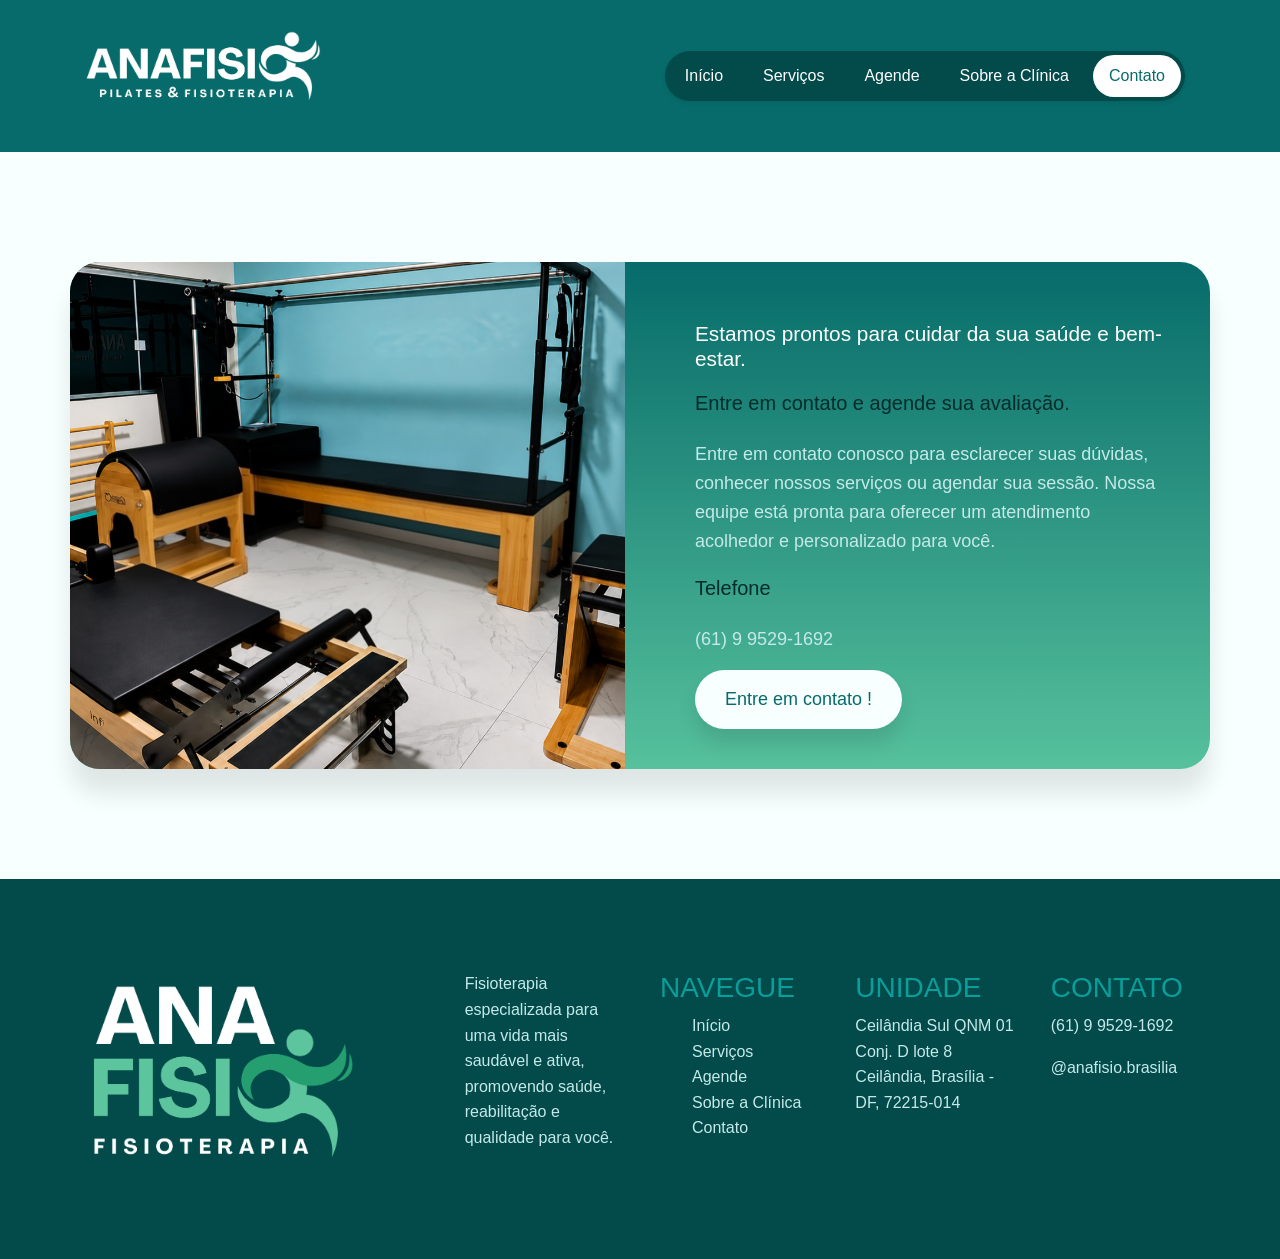
<file: html/contato.html>
<!DOCTYPE html>
<html lang="pt-BR">

<head>
    <meta charset="UTF-8">
    <meta name="viewport" content="width=device-width, initial-scale=1.0">
    <title>AnaFisio</title>
    <link href="https://cdn.jsdelivr.net/npm/bootstrap@5.3.8/dist/css/bootstrap.min.css" rel="stylesheet" integrity="sha384-sRIl4kxILFvY47J16cr9ZwB07vP4J8+LH7qKQnuqkuIAvNWLzeN8tE5YBujZqJLB" crossorigin="anonymous">
    <link rel="stylesheet" href="../css/style.css">
</head>

<body id="topo">

<!-- CABEÇALHO ------------------------------------------------------------------------------>    
    <header class="cabecalho">
        <section class="grupo-cabecalho">
            
            <figure class="cabecalho-imagem">
                <img src="../img/logo-branca.png" alt="Logo da AnaFisio">
            </figure>
            
            <nav>
                <ul class="menu-lista nav nav-pills nav-fill gap-2 p-1 rounded-5 shadow-sm" id="pillNav2" role="tablist" style="--bs-nav-link-color: var(--bs-white); --bs-nav-link-hover-color: #56c19c; --bs-nav-pills-link-active-color: #066b6a; --bs-nav-pills-link-active-bg: var(--bs-white);">
                    <li class="nav-item" role="presentation">
                        <a href="../index.html" class="nav-link rounded-5" id="inicio-tab2" aria-selected="false">Início</a>
                    </li>
                    <li class="nav-item" role="presentation">
                        <a href="servicos.html" class="nav-link rounded-5" id="servicos-tab2" aria-selected="false">Serviços</a>
                    </li>
                    <li class="nav-item" role="presentation">
                        <a href="https://wa.me/5561995291692" target="_blank" class="nav-link rounded-5" id="agende-tab2" aria-selected="false">Agende</a>
                    </li>
                    <li class="nav-item" role="presentation">
                        <a href="sobre.html" class="nav-link rounded-5" id="sobre-tab2" aria-selected="false">Sobre a Clínica</a>
                    </li>
                    <li class="nav-item" role="presentation">
                        <a href="#topo" class="nav-link active rounded-5" id="contato-tab2" aria-selected="true">Contato</a>
                    </li>
                </ul>
            </nav>

        </section>
    </header>

<!-- CONTATO ---------------------------------------------------------------------------------->

    <main>
        <section class="contato">
            <section class="grupo-contato">
                <figure class="localizacao-imagem">
                  <img src="../img/banner.png" alt="Interior da clínica AnaFisio com equipamentos de fisioterapia">
                </figure>
                <section class="contato-detalhes">
                    <h1 class="contato-titulo">Estamos prontos para cuidar da sua saúde e bem-estar.</h1>
                    <P class="contato-subtitulo">Entre em contato e agende sua avaliação.</P>
                    <p class="contato-texto">Entre em contato conosco para esclarecer suas dúvidas, conhecer nossos serviços ou agendar sua sessão. Nossa equipe está pronta para oferecer um atendimento acolhedor e personalizado para você.</p>
                    <P class="contato-subtitulo">Telefone</P>
                    <p class="contato-texto">(61) 9 9529-1692</p>
                    <a class="contato-botao contato-botao-texto" href="https://wa.me/5561995291692" target="_blank">Entre em contato !</a>
                </section>
            </section>
        </section>

    </main>

<!-- RODAPE ---------------------------------------------------------------------------------->
    
    <footer class="rodape">
        <section class="grupo-rodape">
            <figure class="rodape-imagem">
                <img src="../img/logo-vertical.png" alt="Logo da AnaFisio">
            </figure>
      
            <section class="rodape-conteudo">
                <section class="rodape-descricao">
                    <p class="rodape-texto">Fisioterapia especializada para uma vida mais saudável e ativa, promovendo saúde, reabilitação e qualidade para você.</p>
                </section>
                <section class="rodape-nav">
                    <h3 class="rodape-titulo">NAVEGUE</h3>
                    <nav>
                        <ul class="rodape-menu">
                            <li class="rodape-item">
                                <a class="rodape-link" href="../index.html">Início</a>
                            </li>

                            <li class="rodape-item">
                                <a class="rodape-link" href="servicos.html">Serviços</a>
                            </li>

                            <li class="rodape-item">
                                <a class="rodape-link" href="https://wa.me/5561995291692" target="_blank">Agende</a>
                            </li>

                            <li class="rodape-item">
                                <a class="rodape-link" href="sobre.html">Sobre a Clínica</a>
                            </li>

                            <li class="rodape-item">
                                <a class="rodape-link" href="#topo">Contato</a>
                            </li>
                        </ul>
                    </nav>
                </section>
                <section class="rodape-uni">
                    <h3 class="rodape-titulo">UNIDADE</h3>
                    <p class="rodape-texto">Ceilândia Sul QNM 01 Conj. D lote 8 Ceilândia, Brasília - DF, 72215-014</p>
                </section>
                <section class="rodape-cont">
                    <h3 class="rodape-titulo">CONTATO</h3>
                    <p class="rodape-texto">(61) 9 9529-1692</p>
                    <p class="rodape-texto">@anafisio.brasilia</p>
                </section>
            </section>
        </section>
    </footer>

    <script src="../js/script.js"></script>


</body>
</html>
</file>
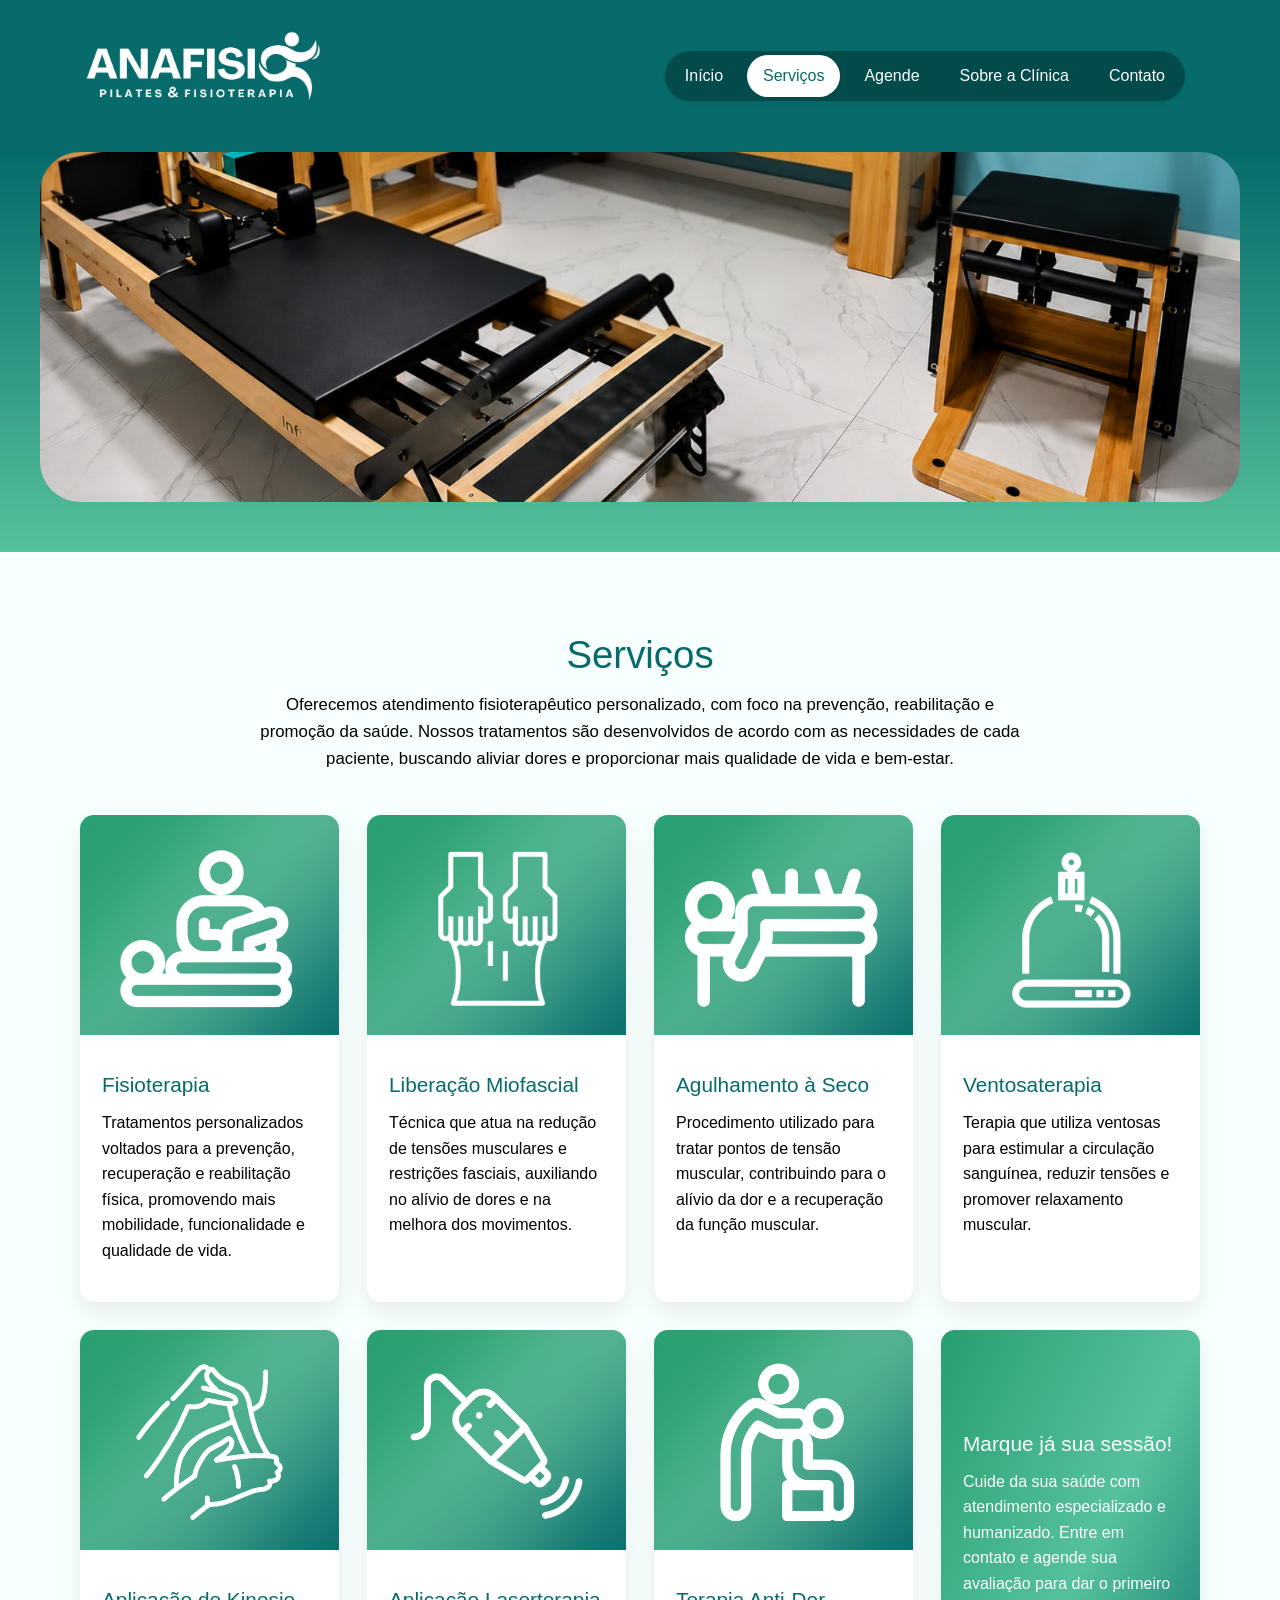
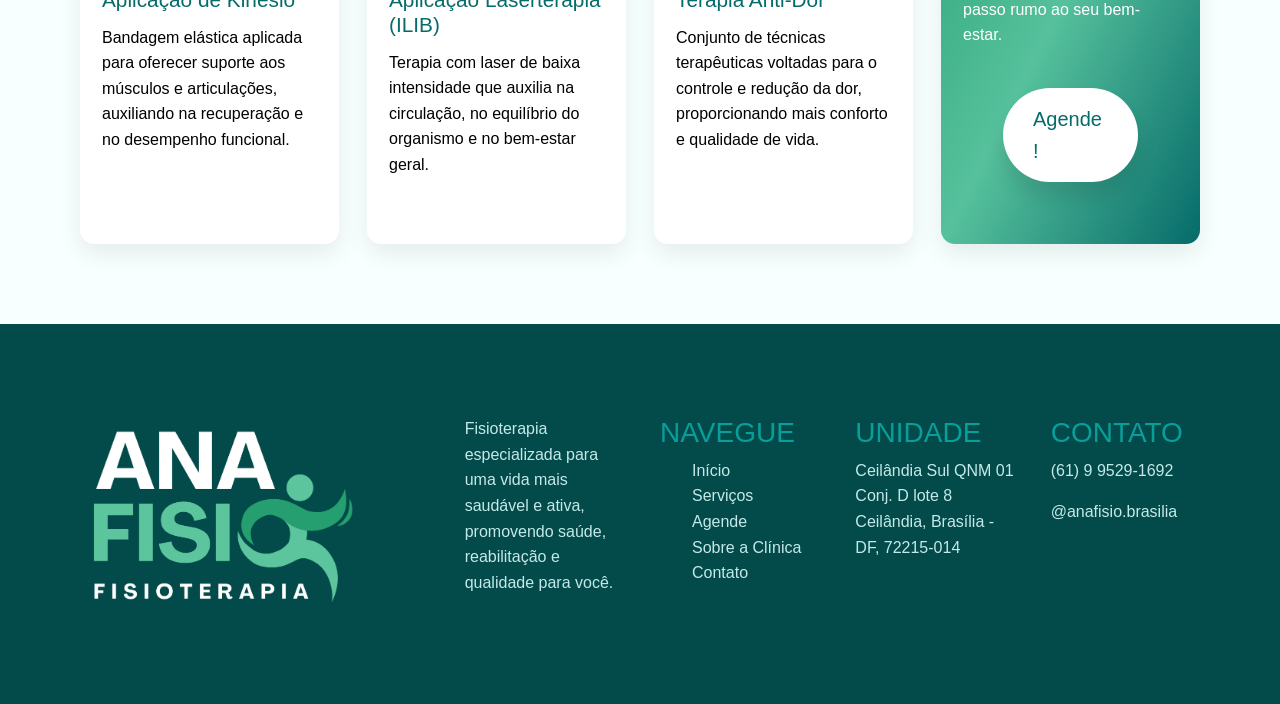
<file: html/servicos.html>
<!DOCTYPE html>
<html lang="pt-BR">

<head>
    <meta charset="UTF-8">
    <meta name="viewport" content="width=device-width, initial-scale=1.0">
    <title>AnaFisio</title>
    <link href="https://cdn.jsdelivr.net/npm/bootstrap@5.3.8/dist/css/bootstrap.min.css" rel="stylesheet" integrity="sha384-sRIl4kxILFvY47J16cr9ZwB07vP4J8+LH7qKQnuqkuIAvNWLzeN8tE5YBujZqJLB" crossorigin="anonymous">
    <link rel="stylesheet" href="../css/style.css">
</head>

<body id="topo">

<!-- CABEÇALHO ------------------------------------------------------------------------------>    
    <header class="cabecalho">
        <section class="grupo-cabecalho">
            
            <figure class="cabecalho-imagem">
                <img src="../img/logo-branca.png" alt="Logo da AnaFisio">
            </figure>
            
            <nav>
                <ul class="menu-lista nav nav-pills nav-fill gap-2 p-1 rounded-5 shadow-sm" id="pillNav2" role="tablist" style="--bs-nav-link-color: var(--bs-white); --bs-nav-link-hover-color: #56c19c; --bs-nav-pills-link-active-color: #066b6a; --bs-nav-pills-link-active-bg: var(--bs-white);">
                    <li class="nav-item" role="presentation">
                        <a href="../index.html" class="nav-link rounded-5" id="inicio-tab2" aria-selected="false">Início</a>
                    </li>
                    <li class="nav-item" role="presentation">
                        <a href="#topo" class="nav-link active rounded-5" id="servicos-tab2" aria-selected="true">Serviços</a>
                    </li>
                    <li class="nav-item" role="presentation">
                        <a href="https://wa.me/5561995291692" target="_blank" class="nav-link rounded-5" id="agende-tab2" aria-selected="false">Agende</a>
                    </li>
                    <li class="nav-item" role="presentation">
                        <a href="sobre.html" class="nav-link rounded-5" id="sobre-tab2" aria-selected="false">Sobre a Clínica</a>
                    </li>
                    <li class="nav-item" role="presentation">
                        <a href="contato.html" class="nav-link rounded-5" id="contato-tab2" aria-selected="false">Contato</a>
                    </li>
                </ul>
            </nav>

        </section>
    </header>

    <main>

<!-- SERVIÇOS ------------------------------------------------------------------------------->

        <section class="servicos-imagem">
            <figure class="grupo-servicos-imagem">
                <img src="../img/banner.png" alt="Interior da clínica AnaFisio com equipamentos de fisioterapia">
            </figure>
        </section>

        <section id="servicos" class="servicos">

            <section class="servicos-cabecalho">
                <header class="servicos-topo">
                    <h1 class="servicos-titulo">Serviços</h1>
                    <p class="servicos-descricao">Oferecemos atendimento fisioterapêutico personalizado, com foco na prevenção, reabilitação e promoção da saúde. Nossos tratamentos são desenvolvidos de acordo com as necessidades de cada paciente, buscando aliviar dores e proporcionar mais qualidade de vida e bem-estar.</p>
                </header>
            </section>

<!-- CARD 1 --------------------------------------------------------------------------------->
            
            <section class="servicos-cards">

                <article class="s-card card-interativo">
                    <figure class="card-imagem">
                        <img src="../img/fisioterapia-icon.png" alt="Icone de pessoa fazendo fisioterapia">
                    </figure>
               
                    <section class="card-conteudo">
                        <h3 class="card-titulo">Fisioterapia</h3>
                        <p class="card-texto">Tratamentos personalizados voltados para a prevenção, recuperação e reabilitação física, promovendo mais mobilidade, funcionalidade e qualidade de vida.</p>
                    </section>
                </article>

<!-- CARD 2 --------------------------------------------------------------------------------->

                <article class="s-card card-interativo">
                    <figure class="card-imagem">
                        <img src="../img/miofascial-icon.png" alt="Icone de duas mãos fazendo liberação Miofascial">
                    </figure>
               
                    <section class="card-conteudo">
                        <h3 class="card-titulo">Liberação Miofascial</h3>
                        <p class="card-texto">Técnica que atua na redução de tensões musculares e restrições fasciais, auxiliando no alívio de dores e na melhora dos movimentos.</p>
                    </section>
                </article>

<!-- CARD 3 --------------------------------------------------------------------------------->

                <article class="s-card card-interativo">
                    <figure class="card-imagem">
                        <img src="../img/agulhamento-icon.png" alt="Icone de uma pessoa deitada com agulhas nas costas">
                    </figure>
               
                    <section class="card-conteudo">
                        <h3 class="card-titulo">Agulhamento à Seco</h3>
                        <p class="card-texto">Procedimento utilizado para tratar pontos de tensão muscular, contribuindo para o alívio da dor e a recuperação da função muscular.</p>
                    </section>
                </article>

<!-- CARD 4 --------------------------------------------------------------------------------->

                <article class="s-card card-interativo">
                    <figure class="card-imagem">
                        <img src="../img/ventosa-icon.png" alt="Icone do equipamento de ventosa">
                    </figure>
               
                    <section class="card-conteudo">
                        <h3 class="card-titulo">Ventosaterapia</h3>
                        <p class="card-texto">Terapia que utiliza ventosas para estimular a circulação sanguínea, reduzir tensões e promover relaxamento muscular.</p>
                    </section>
                </article>

<!-- CARD 5 --------------------------------------------------------------------------------->

                <article class="s-card card-interativo">
                    <figure class="card-imagem">
                        <img src="../img/kinesio-icon.png" alt="Icone de duas mãos aplicando o Kinesio em um ombro">
                    </figure>
               
                    <section class="card-conteudo">
                        <h3 class="card-titulo">Aplicação de Kinesio</h3>
                        <p class="card-texto">Bandagem elástica aplicada para oferecer suporte aos músculos e articulações, auxiliando na recuperação e no desempenho funcional.</p>
                    </section>
                </article>

<!-- CARD 6 --------------------------------------------------------------------------------->

                <article class="s-card card-interativo">
                    <figure class="card-imagem">
                        <img src="../img/laserterapia-icon.png" alt="Icone do equipamento de Laserterapia">
                    </figure>
               
                    <section class="card-conteudo">
                        <h3 class="card-titulo">Aplicação Laserterapia (ILIB)</h3>
                        <p class="card-texto">Terapia com laser de baixa intensidade que auxilia na circulação, no equilíbrio do organismo e no bem-estar geral.</p>
                    </section>
                </article>

<!-- CARD 7 --------------------------------------------------------------------------------->

                <article class="s-card card-interativo">
                    <figure class="card-imagem">
                        <img src="../img/antdor-icon.png" alt="Icone de uma pessoa fazendo terapia Anti-Dor">
                    </figure>
               
                    <section class="card-conteudo">
                        <h3 class="card-titulo">Terapia Anti-Dor</h3>
                        <p class="card-texto">Conjunto de técnicas terapêuticas voltadas para o controle e redução da dor, proporcionando mais conforto e qualidade de vida.</p>
                    </section>
                </article>

<!-- CARD 8 --------------------------------------------------------------------------------->

                <article class="sm-card card-interativo">
                    <section class="card-conteudo">
                        <h3 class="sm-card-titulo">Marque já sua sessão!</h3>
                        <p class="sm-card-texto">Cuide da sua saúde com atendimento especializado e humanizado. Entre em contato e agende sua avaliação para dar o primeiro passo rumo ao seu bem-estar.</p>
                        <a class="sm-botao" href="https://wa.me/5561995291692" target="_blank">
                            <p class="sm-botao-texto">Agende !</p>
                        </a>
                    </section> 
                </article>


            </section>
        </section>

    </main>

<!-- RODAPE ---------------------------------------------------------------------------------->
    
    <footer class="rodape">
        <section class="grupo-rodape">
            <figure class="rodape-imagem">
                <img src="../img/logo-vertical.png" alt="Logo da AnaFisio">
            </figure>
      
            <section class="rodape-conteudo">
                <section class="rodape-descricao">
                    <p class="rodape-texto">Fisioterapia especializada para uma vida mais saudável e ativa, promovendo saúde, reabilitação e qualidade para você.</p>
                </section>
                <section class="rodape-nav">
                    <h3 class="rodape-titulo">NAVEGUE</h3>
                    <nav>
                        <ul class="rodape-menu">
                            <li class="rodape-item">
                                <a class="rodape-link" href="../index.html">Início</a>
                            </li>

                            <li class="rodape-item">
                                <a class="rodape-link" href="#topo">Serviços</a>
                            </li>

                            <li class="rodape-item">
                                <a class="rodape-link" href="https://wa.me/5561995291692" target="_blank">Agende</a>
                            </li>

                            <li class="rodape-item">
                                <a class="rodape-link" href="sobre.html">Sobre a Clínica</a>
                            </li>

                            <li class="rodape-item">
                                <a class="rodape-link" href="contato.html">Contato</a>
                            </li>
                        </ul>
                    </nav>
                </section>
                <section class="rodape-uni">
                    <h3 class="rodape-titulo">UNIDADE</h3>
                    <p class="rodape-texto">Ceilândia Sul QNM 01 Conj. D lote 8 Ceilândia, Brasília - DF, 72215-014</p>
                </section>
                <section class="rodape-cont">
                    <h3 class="rodape-titulo">CONTATO</h3>
                    <p class="rodape-texto">(61) 9 9529-1692</p>
                    <p class="rodape-texto">@anafisio.brasilia</p>
                </section>
            </section>
        </section>
    </footer>

    <script src="../js/script.js"></script>

</body>
</html>
</file>
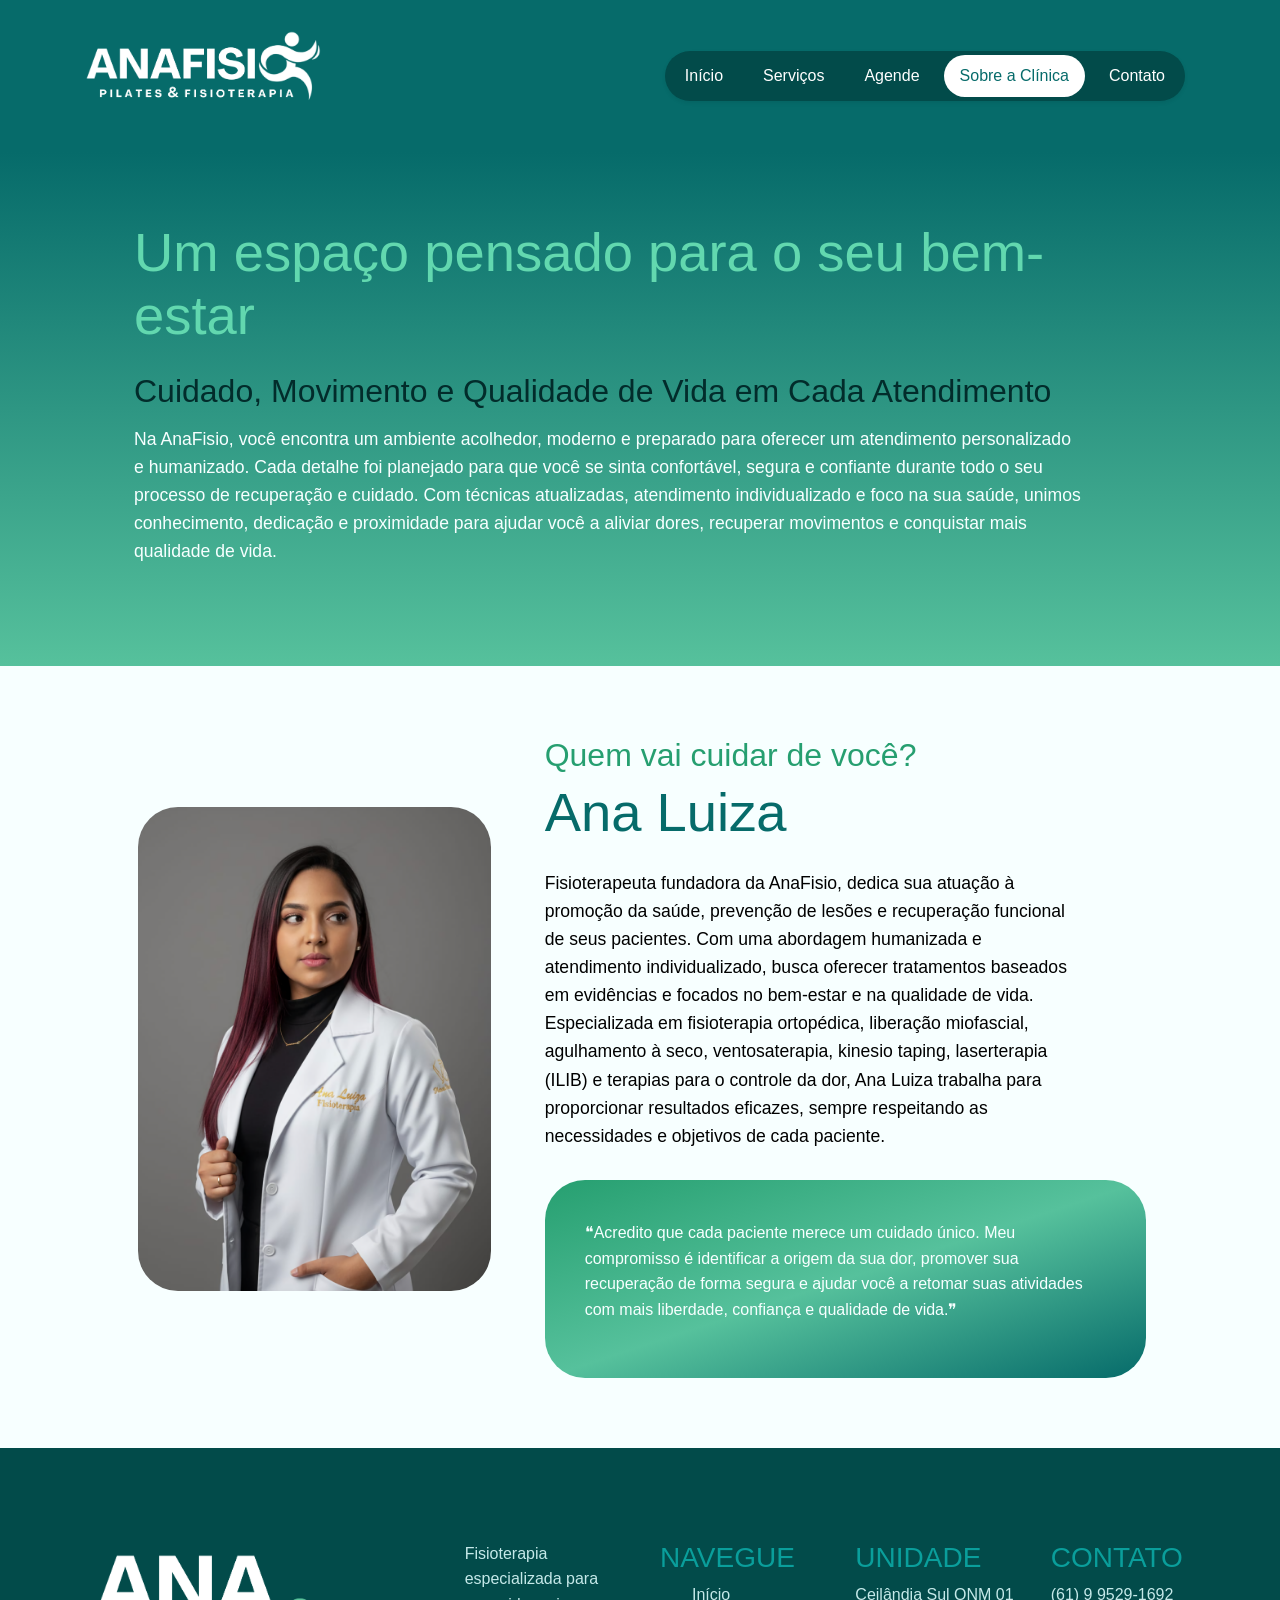
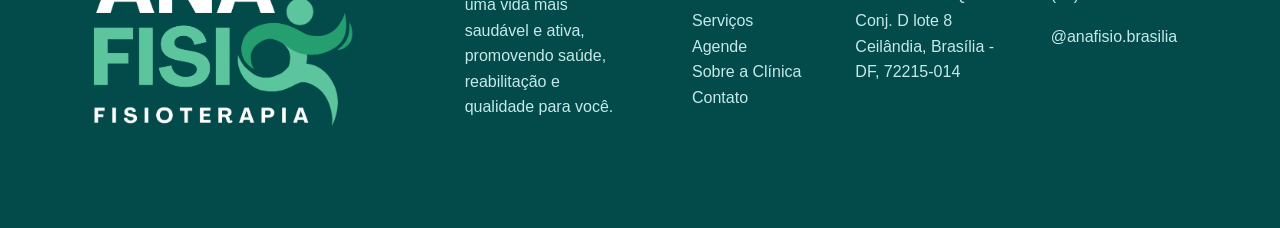
<file: html/sobre.html>
<!DOCTYPE html>
<html lang="pt-BR">

<head>
    <meta charset="UTF-8">
    <meta name="viewport" content="width=device-width, initial-scale=1.0">
    <title>AnaFisio</title>
    <link href="https://cdn.jsdelivr.net/npm/bootstrap@5.3.8/dist/css/bootstrap.min.css" rel="stylesheet" integrity="sha384-sRIl4kxILFvY47J16cr9ZwB07vP4J8+LH7qKQnuqkuIAvNWLzeN8tE5YBujZqJLB" crossorigin="anonymous">
    <link rel="stylesheet" href="../css/style.css">
</head>

<body id="topo">

<!-- CABEÇALHO ------------------------------------------------------------------------------>    
    <header class="cabecalho">
        <section class="grupo-cabecalho">
            
            <figure class="cabecalho-imagem">
                <img src="../img/logo-branca.png" alt="Logo da AnaFisio">
            </figure>
            
            <nav>
                <ul class="menu-lista nav nav-pills nav-fill gap-2 p-1 rounded-5 shadow-sm" id="pillNav2" role="tablist" style="--bs-nav-link-color: var(--bs-white); --bs-nav-link-hover-color: #56c19c; --bs-nav-pills-link-active-color: #066b6a; --bs-nav-pills-link-active-bg: var(--bs-white);">
                    <li class="nav-item" role="presentation">
                        <a href="../index.html" class="nav-link rounded-5" id="inicio-tab2" aria-selected="false">Início</a>
                    </li>
                    <li class="nav-item" role="presentation">
                        <a href="servicos.html" class="nav-link rounded-5" id="servicos-tab2" aria-selected="false">Serviços</a>
                    </li>
                    <li class="nav-item" role="presentation">
                        <a href="https://wa.me/5561995291692" target="_blank" class="nav-link rounded-5" id="agende-tab2" aria-selected="false">Agende</a>
                    </li>
                    <li class="nav-item" role="presentation">
                        <a href="#topo" class="nav-link active rounded-5" id="sobre-tab2" aria-selected="true">Sobre a Clínica</a>
                    </li>
                    <li class="nav-item" role="presentation">
                        <a href="contato.html" class="nav-link rounded-5" id="contato-tab2" aria-selected="false">Contato</a>
                    </li>
                </ul>
            </nav>

        </section>
    </header>

<!-- CLINICA ---------------------------------------------------------------------------------->

    <main>

        <section class="clinica">
            <section class="clinica-conteudo">
                <h1 class="clinica-titulo">Um espaço pensado para o seu bem-estar</h1>
                <h2 class="clinica-subtitulo">Cuidado, Movimento e Qualidade de Vida em Cada Atendimento</h2>
                <p class="clinica-texto">Na AnaFisio, você encontra um ambiente acolhedor, moderno e preparado para oferecer um atendimento personalizado e humanizado. Cada detalhe foi planejado para que você se sinta confortável, segura e confiante durante todo o seu processo de recuperação e cuidado. Com técnicas atualizadas, atendimento individualizado e foco na sua saúde, unimos conhecimento, dedicação e proximidade para ajudar você a aliviar dores, recuperar movimentos e conquistar mais qualidade de vida.</p>
            </section>
        </section>

<!-- FISIOTERAPEUTA ---------------------------------------------------------------------------------->
<section class="fisio">
        <section class="grupo-fisio">
            <figure class="fisio-imagem">
                <img src="../img/foto-fisioterapeuta.png" alt="Retrato da Fisioterapeuta Ana Luiza">
            </figure>
            
            <section class="fisio-conteudo">
                <h2 class="fisio-subtitulo">Quem vai cuidar de você?</h2>
                <h2 class="fisio-titulo">Ana Luiza</h2>
                <p class="fisio-texto">Fisioterapeuta fundadora da AnaFisio, dedica sua atuação à promoção da saúde, prevenção de lesões e recuperação funcional de seus pacientes. Com uma abordagem humanizada e atendimento individualizado, busca oferecer tratamentos baseados em evidências e focados no bem-estar e na qualidade de vida. Especializada em fisioterapia ortopédica, liberação miofascial, agulhamento à seco, ventosaterapia, kinesio taping, laserterapia (ILIB) e terapias para o controle da dor, Ana Luiza trabalha para proporcionar resultados eficazes, sempre respeitando as necessidades e objetivos de cada paciente.</p>
                <section class="fisio-bloco">
                    <p class="fisio-bloco-texto">❝Acredito que cada paciente merece um cuidado único. Meu compromisso é identificar a origem da sua dor, promover sua recuperação de forma segura e ajudar você a retomar suas atividades com mais liberdade, confiança e qualidade de vida.❞</p>
                </section>
            </section>
        </section>
</section>
        
    </main>

<!-- RODAPE ---------------------------------------------------------------------------------->
    
    <footer class="rodape">
        <section class="grupo-rodape">
            <figure class="rodape-imagem">
                <img src="../img/logo-vertical.png" alt="Logo da AnaFisio">
            </figure>
      
            <section class="rodape-conteudo">
                <section class="rodape-descricao">
                    <p class="rodape-texto">Fisioterapia especializada para uma vida mais saudável e ativa, promovendo saúde, reabilitação e qualidade para você.</p>
                </section>
                <section class="rodape-nav">
                    <h3 class="rodape-titulo">NAVEGUE</h3>
                    <nav>
                        <ul class="rodape-menu">
                            <li class="rodape-item">
                                <a class="rodape-link" href="../index.html">Início</a>
                            </li>

                            <li class="rodape-item">
                                <a class="rodape-link" href="servicos.html">Serviços</a>
                            </li>

                            <li class="rodape-item">
                                <a class="rodape-link" href="https://wa.me/5561995291692" target="_blank">Agende</a>
                            </li>

                            <li class="rodape-item">
                                <a class="rodape-link" href="#topo">Sobre a Clínica</a>
                            </li>

                            <li class="rodape-item">
                                <a class="rodape-link" href="contato.html">Contato</a>
                            </li>
                        </ul>
                    </nav>
                </section>
                <section class="rodape-uni">
                    <h3 class="rodape-titulo">UNIDADE</h3>
                    <p class="rodape-texto">Ceilândia Sul QNM 01 Conj. D lote 8 Ceilândia, Brasília - DF, 72215-014</p>
                </section>
                <section class="rodape-cont">
                    <h3 class="rodape-titulo">CONTATO</h3>
                    <p class="rodape-texto">(61) 9 9529-1692</p>
                    <p class="rodape-texto">@anafisio.brasilia</p>
                </section>
            </section>
        </section>
    </footer>

    <script src="../js/script.js"></script>


</body>
</html>
</file>
<file: css/style.css>
* {
  margin: 0;
  padding: 0;
  box-sizing: border-box;
}

html {
  scroll-behavior: smooth;
}

body {
  font-family: 'Trebuchet MS', 'Lucida Sans Unicode', 'Lucida Grande', 'Lucida Sans', Arial, sans-serif;
  background-color: #f8f4ee;
  line-height: 1.6;
  overflow-x: hidden;
}

a {
  color: inherit;
  text-decoration: none;
}

ul {
  list-style: none;
}

img {
  max-width: 100%;
  height: auto;
}

/* CABECALHO --------------------------------------------------------------------------------------------------------------------*/

.cabecalho {
  background-color: #066b6a;
  padding: 25px;
}

.grupo-cabecalho {
  display: flex;
  justify-content: space-between;
  align-items: center;
  gap: 24px;
  flex-wrap: wrap;
}

.cabecalho-imagem {
  flex: 1;
  display: flex;
  margin-left: 30px;
}

.cabecalho-imagem img {
  width: 50%;
  min-width: 140px;
}

.menu-lista {
  background-color: #024b4a;
  margin-right: 70px;
}

@media (max-width: 768px) {

  .grupo-cabecalho {
    flex-direction: column;
    text-align: center;
  }

  .cabecalho-imagem {
    margin-left: 0;
    justify-content: center;
  }

  .cabecalho-imagem img {
    width: 160px;
  }

  .menu-lista {
    margin-right: 0;
    width: 100%;
  }

}

/* BANNER -----------------------------------------------------------------------------------------------------------------------*/


.banner {
  background: linear-gradient(to bottom, #066b6a, #56c19c);
  display: flex;
  flex-wrap: wrap;
  justify-content: space-between;
  align-items: center;
  gap: clamp(32px, 5vw, 50px);
  padding: clamp(48px, 8vw, 70px);
}

.banner-texto {
  flex: 1 1 320px;
  display: flex;
  flex-direction: column;
  align-items: flex-start;
}

.banner-titulo {
  font-size: clamp(2.2rem, 5vw, 3.4rem);
  line-height: 1.15;
  color: white;
  margin-bottom: 24px;
}

.banner-descricao {
  font-size: clamp(1rem, 2vw, 1.1rem);
  color: white;
  margin-bottom: 30px;
}

.b-card {
  display: grid;
  grid-template-columns: repeat(auto-fit, minmax(100px, 1fr));
  background-color: #ffffff;
  border-radius: 14px;
  box-shadow: 0 10px 25px rgba(0, 0, 0, 0.08);
  margin-bottom: 20px;
}

.banner-cards {
  gap: 10px;
  display: flex;
  flex-wrap: wrap;
  justify-content: space-between;
  align-items: center;
}

.banner-cards .b-card {
  flex: 1 1 220px;
}

.b-card-conteudo {
  padding: 15px;
}

/* SOBRE ------------------------------------------------------------------------------------------------------------------------*/

.sobre {
  background-color: #f7ffff;
  display: flex;
  flex-wrap: wrap;
  justify-content: space-between;
  align-items: center;
  gap: clamp(32px, 5vw, 50px);
  padding: clamp(48px, 8vw, 70px);
}

.sobre-imagem {
  flex: 1 1 260px;
  display: flex;
  justify-content: center;
}

.sobre-imagem img {
  width: 100%;
  max-width: 700px;
}

.sobre-texto {
  flex: 2 1 400px;
  display: flex;
  flex-direction: column;
  align-items: flex-start;
}

.sobre-titulo {
  font-size: clamp(2.2rem, 5vw, 3.4rem);
  line-height: 1.15;
  color: #066b6a;
  margin-bottom: 24px;
  margin-right: clamp(0px, 5vw, 100px);
}

.sobre-descricao {
  font-size: clamp(1rem, 2vw, 1.1rem);
  color: black;
  margin-bottom: 30px;
  margin-right: clamp(0px, 5vw, 100px);
}

.sobre-botao {
  display: flex;
  align-items: center;
  gap: 10px;
  padding: 15px 30px;
  background: #56c19c;
  border-radius: 50px;
  transition: 0.3s;
  margin: 0 0 0 0;
  box-shadow: 0 15px 20px rgba(0,0,0,0.1);
}

.sobre-botao-texto {
  color: white;
  font-size: 20px;
  margin: 0;
}

.sobre-img-botao{
  margin: 0;
}

.sobre-img-botao img {
  width: 40px;
}

.sobre-botao:hover {
  background: #066b6a;
}

/* SERVICOS --------------------------------------------------------------------------------------------------------------------*/

.servicos {
  padding: clamp(56px, 8vw, 80px);
  background-color: #f7ffff;
}

.servicos-topo {
  width: min(100%, 760px);
  margin: 0 auto 42px;
  text-align: center;
}

.servicos-titulo {
  font-size: clamp(1.9rem, 4vw, 2.4rem);
  color: #066b6a;
  margin-bottom: 14px;
}

.servicos-descricao {
  font-size: clamp(1rem, 2vw, 1.05rem);
  color: black;
}

.servicos-cards {
  display: grid;
  grid-template-columns: repeat(auto-fit, minmax(240px, 1fr));
  gap: 28px;
  max-width: 1200px;
  margin: 0 auto;
}

.s-card {
  background-color: #ffffff;
  border-radius: 14px;
  overflow: hidden;
  box-shadow: 0 10px 25px rgba(0, 0, 0, 0.08);
}

.card-imagem img {
  width: 100%;
  height: 220px;
  object-fit: cover;
}

.card-conteudo {
  padding: 22px;
}

.card-titulo {
  font-size: 1.3rem;
  color: #066b6a;
  margin-bottom: 12px;
}

.card-texto {
  font-size: 1rem;
  color: black;
}

.card-interativo {
  cursor: pointer;
  transition: transform 0.2s ease, box-shadow 0.2s ease;
}

.card-interativo:hover {
  transform: translateY(-15px);
  box-shadow: 0 15px 20px rgba(90, 52, 28, 0.16);
}

.card-interativo:focus-visible {
  outline: 3px solid;
  outline-offset: 4px;
}

.servicos-imagem {
  background: linear-gradient(to bottom, #066b6a, #56c19c);
}

.grupo-servicos-imagem {
  display: flex;
  justify-content: center;
  align-items: center;
  margin: 0;
}

.grupo-servicos-imagem img {
  width: 100%;
  max-width: 1200px;
  height: auto;
  aspect-ratio: 1200 / 350;
  object-fit: cover;
  object-position: bottom;
  border-radius: 40px;
  margin-bottom: 50px;
}

.sm-card {
  background: linear-gradient(to bottom right, #269f70, #56c19c, #066b6a);
  border-radius: 14px;
  overflow: hidden;
  box-shadow: 0 10px 25px rgba(0, 0, 0, 0.08);
}

.sm-card-titulo {
  font-size: 1.3rem;
  color: white;
  margin-bottom: 12px;
  margin-top: 80px;
}

.sm-botao {
  display: flex;
  align-items: center;
  gap: 10px;
  padding: 15px 30px;
  background: white;
  border-radius: 50px;
  transition: 0.3s;
  margin: 40px;
  width: fit-content;
  box-shadow: 0 15px 20px rgba(0,0,0,0.1);
}

.sm-card-texto {
  font-size: 1rem;
  color: white;
}

.sm-botao-texto {
  color: #066b6a;
  font-size: 20px;
  margin: 0;
}

.sm-botao:hover {
  background-color: #c3f7e4;
}

/* LOCALIZACAO ------------------------------------------------------------------------------------------------------------------*/

.localizacao {
  background: linear-gradient(to bottom, #56c19c, #066b6a);
  gap: clamp(32px, 5vw, 50px);
  padding: clamp(48px, 8vw, 70px);
}

.grupo-localizacao {
  display: flex;
  flex-wrap: wrap;
  max-width: 1200px;
  margin: 40px auto;
  background: #f8f8f8;
  border-radius: 30px;
  overflow: hidden;
  box-shadow: 0 25px 25px rgba(0,0,0,0.1);
  gap: 30px;
}

.localizacao-imagem {
  flex: 1 1 280px;
}

.localizacao-imagem img {
  width: 100%;
  height: 104%;
  min-height: 260px;
  object-fit: cover;
  display: block;
}

.localizacao-detalhes {
  flex: 1 1 280px;
  padding: 40px;
  display: flex;
  flex-direction: column;
  justify-content: center;
}

.localizacao-titulo {
  font-size: clamp(1.9rem, 4vw, 2.4rem);
  color: #066b6a;
  margin-bottom: 14px;
  margin-top: 20px;
}

.localizacao-subtitulo {
  margin-bottom: 20px;
  line-height: 1.7;
  color: #066b6a;
  font-size: 20px;
}

.localizacao-texto {
  color: black;
  font-size: 18px;
}

.map {
  display: flex;
  align-items: center;
  gap: 10px;
  padding: 15px 30px;
  background: #56c19c;
  border-radius: 50px;
  margin: 40px 0 0 0;
  width: fit-content;
  box-shadow: 0 15px 20px rgba(0,0,0,0.1);
}

.localizacao-img-botao {
  margin: 0;
}

.localizacao-img-botao img {
  width: 20px;
}

.localizacao-botao-texto {
  color: white;
  font-size: 18px;
  margin: 0;
}

.map:hover {
  background: #066b6a;
}

/* DUVIDAS ----------------------------------------------------------------------------------------------------------------------*/

.duvidas {
  padding: clamp(56px, 8vw, 80px) clamp(16px, 4vw, 0px);
  background-color: #f7ffff;
}

.duvidas-topo {
  width: min(100%, 760px);
  margin: 0 auto 42px;
  text-align: center;
  padding: 0 16px;
}

.duvidas-subtitulo {
  font-size: 0.9rem;
  font-weight: bold;
  text-transform: uppercase;
  letter-spacing: 0.6px;
  color: #56c19c;
  margin-bottom: 10px;
}

.duvidas-titulo {
  font-size: clamp(1.9rem, 4vw, 2.4rem);
  color: #066b6a;
  margin-bottom: 14px;
}

.pergunta-card {
  padding: 20px;
  display: flex;
  flex: 1;
  font-size: 20px;
  max-width: 1200px;
  margin: 24px auto;
  background: white;
  border-radius: 50px;
  box-shadow: 0 15px 15px rgba(0,0,0,0.1);
  border: 1px solid #eadcca;
  align-items: center;
  flex-wrap: wrap;
  gap: 10px;
}

.bloco-resposta {
  width: min(100%, 720px);
  margin: 0 auto 28px;
  padding: 26px;
  border: 1px solid #eadcca;
  border-radius: 14px;
  background-color: #ffffff;
  text-align: left;
  box-shadow: 0 8px 22px rgba(0, 0, 0, 0.06);
}

.oculto {
  display: none;
}

.seta {
  transition: transform 0.3s ease;
  color: #066b6a;
}

.pergunta.ativo .seta {
  transform: rotate(90deg);
}

.pergunta-bloco {
  flex: 1;
}

.resposta {
  font-size: 18px;
}

.bloco-interativo {
  background: none;
  border: none;
  padding: 0;
  margin: 0;
  font: inherit;
  color: inherit;
  text-align: inherit;
  cursor: pointer;
  width: 100%;
  display: flex;
  align-items: center;
  justify-content: space-between;
}

@media (max-width: 480px) {
  .pergunta-bloco {
    font-size: 17px;
  }
  .pergunta-card {
    border-radius: 24px;
  }
}

/* REDES SOCIAIS ----------------------------------------------------------------------------------------------------------------*/

.redes-sociais {
  background: linear-gradient(to bottom, #269f70, #024b4a);
  gap: clamp(32px, 5vw, 50px);
  padding: clamp(48px, 8vw, 70px);
  display: flex;
}

.grupo-redes {
  display: flex;
  flex-wrap: wrap;
  gap: clamp(40px, 6vw, 200px);
  max-width: 1200px;
  margin: 0 auto;
}

.redes-subtitulo {
  font-size: 0.9rem;
  font-weight: bold;
  text-transform: uppercase;
  letter-spacing: 0.6px;
  color: white;
  margin-bottom: 10px;
}

.redes-titulo {
  font-size: clamp(1.9rem, 4vw, 2.4rem);
  color: white;
  margin-bottom: 50px;
}

.redes-conteudo {
  flex: 1 1 320px;
  display: flex;
  color: white;
  flex-direction: column; 
}

.redes-insta {
  flex: 1;
  display: flex;
  flex-direction: column;
}

.redes-botao {
  display: flex;
  padding: 15px 30px;
  background: #f8f4ee;
  text-decoration: none;
  border-radius: 50px;
  transition: 0.3s;
  margin: 40px 0 0 0;
  gap: 10px;
  width: fit-content;
  box-shadow: 0 15px 20px rgba(0,0,0,0.1);
}

.redes-botao-texto {
  color: #269f70;
  font-size: 20px;
  margin: 0;
}

.redes-texto {
  flex: 1;
  display: flex;
  flex-direction: column;
}

.redes-botao:hover {
  background: #024b4a;
}

.redes-imagem {
  margin: 0;
}

.redes-imagem img {
  width: 30px;
}

.redes-banner {
  flex: 1 1 320px;
  display: flex;
  flex-direction: column;
}

.redes-titulo-banner {
  color: white;
  font-size: 20px;
  padding: 20px 0;
}

.redes-video {
 width: 100%;
 max-width: 360px;
 height: auto;
 display: block;
}

.redes-campanha {
  margin: 0;
}

/* RODAPE ----------------------------------------------------------------------------------------------------------------*/
 
.rodape {
  background-color: #024b4a;
  display: flex;
  flex-wrap: wrap;
}
 
.grupo-rodape {
  display: flex;
  flex-wrap: wrap;
  gap: 25px;
  align-items: center;
  max-width: 1300px;
  margin: 0 auto;
  padding: 40px clamp(20px, 5vw, 100px);
}
 
.rodape-imagem {
  margin: 0;
  flex: 1 1 200px;
}
 
.rodape-imagem img {
  width: 100%;
  max-width: 300px;
}
 
.rodape-conteudo {
  display: grid;
  grid-template-columns: repeat(auto-fit, minmax(140px, 1fr));
  gap: 30px;
  flex: 2 1 400px;
}
 
.rodape-descricao,
.rodape-nav,
.rodape-uni,
.rodape-cont {
  min-width: 0;
}
 
.rodape-texto {
  color: #c5e9e9;
}
 
.rodape-titulo {
  color: #0a9e9b;
}
 
.rodape-link {
  color: #c5e9e9;
}
 
.rodape-link:hover {
  color: #0a9e9b;
}
 

/* CONTATO ------------------------------------------------------------------------------------------------------------------*/

.contato {
  background: #f7ffff;
  gap: clamp(32px, 5vw, 50px);
  padding: clamp(48px, 8vw, 70px);
}

.grupo-contato {
  display: flex;
  flex-wrap: wrap;
  max-width: 1200px;
  margin: 40px auto;
  background: linear-gradient(to bottom, #066b6a, #56c19c);
  border-radius: 30px;
  overflow: hidden;
  box-shadow: 0 25px 25px rgba(0,0,0,0.1);
  gap: 30px;
}

.contato-imagem {
  flex: 1 1 280px;
}

.contato-imagem img {
  width: 100%;
  height: 104%;
  min-height: 260px;
  object-fit: cover;
  display: block;
}

.contato-detalhes {
  flex: 1 1 280px;
  padding: 40px;
  display: flex;
  flex-direction: column;
  justify-content: center;
}

.contato-titulo {
  font-size: 1.3rem;
  color: white;
  margin-bottom: 14px;
  margin-top: 20px;
}

.contato-subtitulo {
  margin-bottom: 20px;
  line-height: 1.7;
  color: #022c2b;
  font-size: 20px;
}

.contato-texto {
  color: #c5e9e9;
  font-size: 18px;
}

.contato-botao {
  display: flex;
  align-items: center;
  gap: 10px;
  padding: 15px 30px;
  background: #f7ffff;
  border-radius: 50px;
  margin: 40px 0 0 0;
  width: fit-content;
  box-shadow: 0 15px 20px rgba(0,0,0,0.1);
}

.contato-botao-texto {
  color: #066b6a;
  font-size: 18px;
  margin: 0;
}

.contato-botao:hover {
  background: #c3f7e4;
}


/* CLINICA --------------------------------------------------------------------------------------------------------------------*/

.clinica {
  background: linear-gradient(to bottom, #066b6a, #56c19c);
  gap: clamp(32px, 5vw, 50px);
  padding: clamp(48px, 8vw, 70px);
  display: flex;
}

.clinica-conteudo {
  margin: 0 clamp(20px, 5vw, 80px);
  flex: 2 1 400px;
  display: flex;
  flex-direction: column;
  align-items: flex-start;
}

.clinica-titulo {
  font-size: clamp(2.2rem, 5vw, 3.4rem);
  line-height: 1.15;
  color: #62d8af;
  margin-bottom: 24px;
  margin-right: clamp(0px, 5vw, 100px);
}

.clinica-subtitulo {
  color: #022c2b;
  margin-bottom: 15px;
}

.clinica-texto {
  font-size: clamp(1rem, 2vw, 1.1rem);
  color: #f7ffff;
  margin-bottom: 30px;
  margin-right: clamp(0px, 5vw, 100px);
}

/* FISIOTERAPEUTA --------------------------------------------------------------------------------------------------------------------*/

.fisio {
  background-color: #f7ffff;
}

.grupo-fisio {
  display: flex;
  flex-wrap: wrap;
  justify-content: space-between;
  align-items: center;
  gap: clamp(32px, 5vw, 50px);
  padding: clamp(48px, 8vw, 70px);
  margin: 0 clamp(20px, 5vw, 80px);
}

.fisio-imagem {
  flex: 1 1 260px;
  display: flex;
  justify-content: center;
}

.fisio-imagem img {
  width: 98%;
  max-width: 700px;
  border-radius: 40px;
}

.fisio-conteudo {
  flex: 2 1 400px;
  display: flex;
  flex-direction: column;
  align-items: flex-start;
}

.fisio-subtitulo {
  color: #269f70;
}

.fisio-titulo {
  font-size: clamp(2.2rem, 5vw, 3.4rem);
  line-height: 1.15;
  color: #066b6a;
  margin-bottom: 24px;
  margin-right: clamp(0px, 5vw, 100px);
}

.fisio-texto {
  font-size: clamp(1rem, 2vw, 1.1rem);
  color: black;
  margin-bottom: 30px;
  margin-right: clamp(0px, 5vw, 100px);
}

.fisio-bloco {
  background: linear-gradient(to bottom right, #269f70, #56c19c, #066b6a);
  border-radius: 40px;
}

.fisio-bloco-texto {
  color: #f7ffff;
  padding: 40px;
}

/* MEDIA QUERIES GERAIS ----------------------------------------------------------------------------------------------------------*/

@media (max-width: 992px) {

  .sobre,
  .localizacao,
  .grupo-localizacao,
  .redes-sociais,
  .grupo-redes {
    text-align: center;
  }

  .sobre-texto,
  .banner-texto {
    align-items: center;
  }

  .sobre-titulo,
  .sobre-descricao {
    margin-right: 0;
  }

  .localizacao-detalhes {
    align-items: center;
    text-align: center;
  }

  .map {
    margin: 30px auto 0;
  }

  .grupo-redes {
    text-align: left;
    margin-left: 0;
  }
}

@media (max-width: 600px) {

  .b-card {
    grid-template-columns: 1fr;
  }

  .banner-cards {
    flex-direction: column;
  }

  .banner-cards .b-card {
    width: 100%;
  }

  .grupo-rodape {
    justify-content: center;
    text-align: center;
  }

  .rodape-conteudo {
    justify-content: center;
  }

  .rodape-nav,
  .rodape-uni,
  .rodape-cont {
    display: flex;
    flex-direction: column;
    align-items: center;
    width: 100%;
  }

  .rodape-menu {
    display: flex;
    flex-direction: column;
    align-items: center;
    width: 100%;
  }

  .redes-video {
    max-width: 100%;
  }
}
</file>
